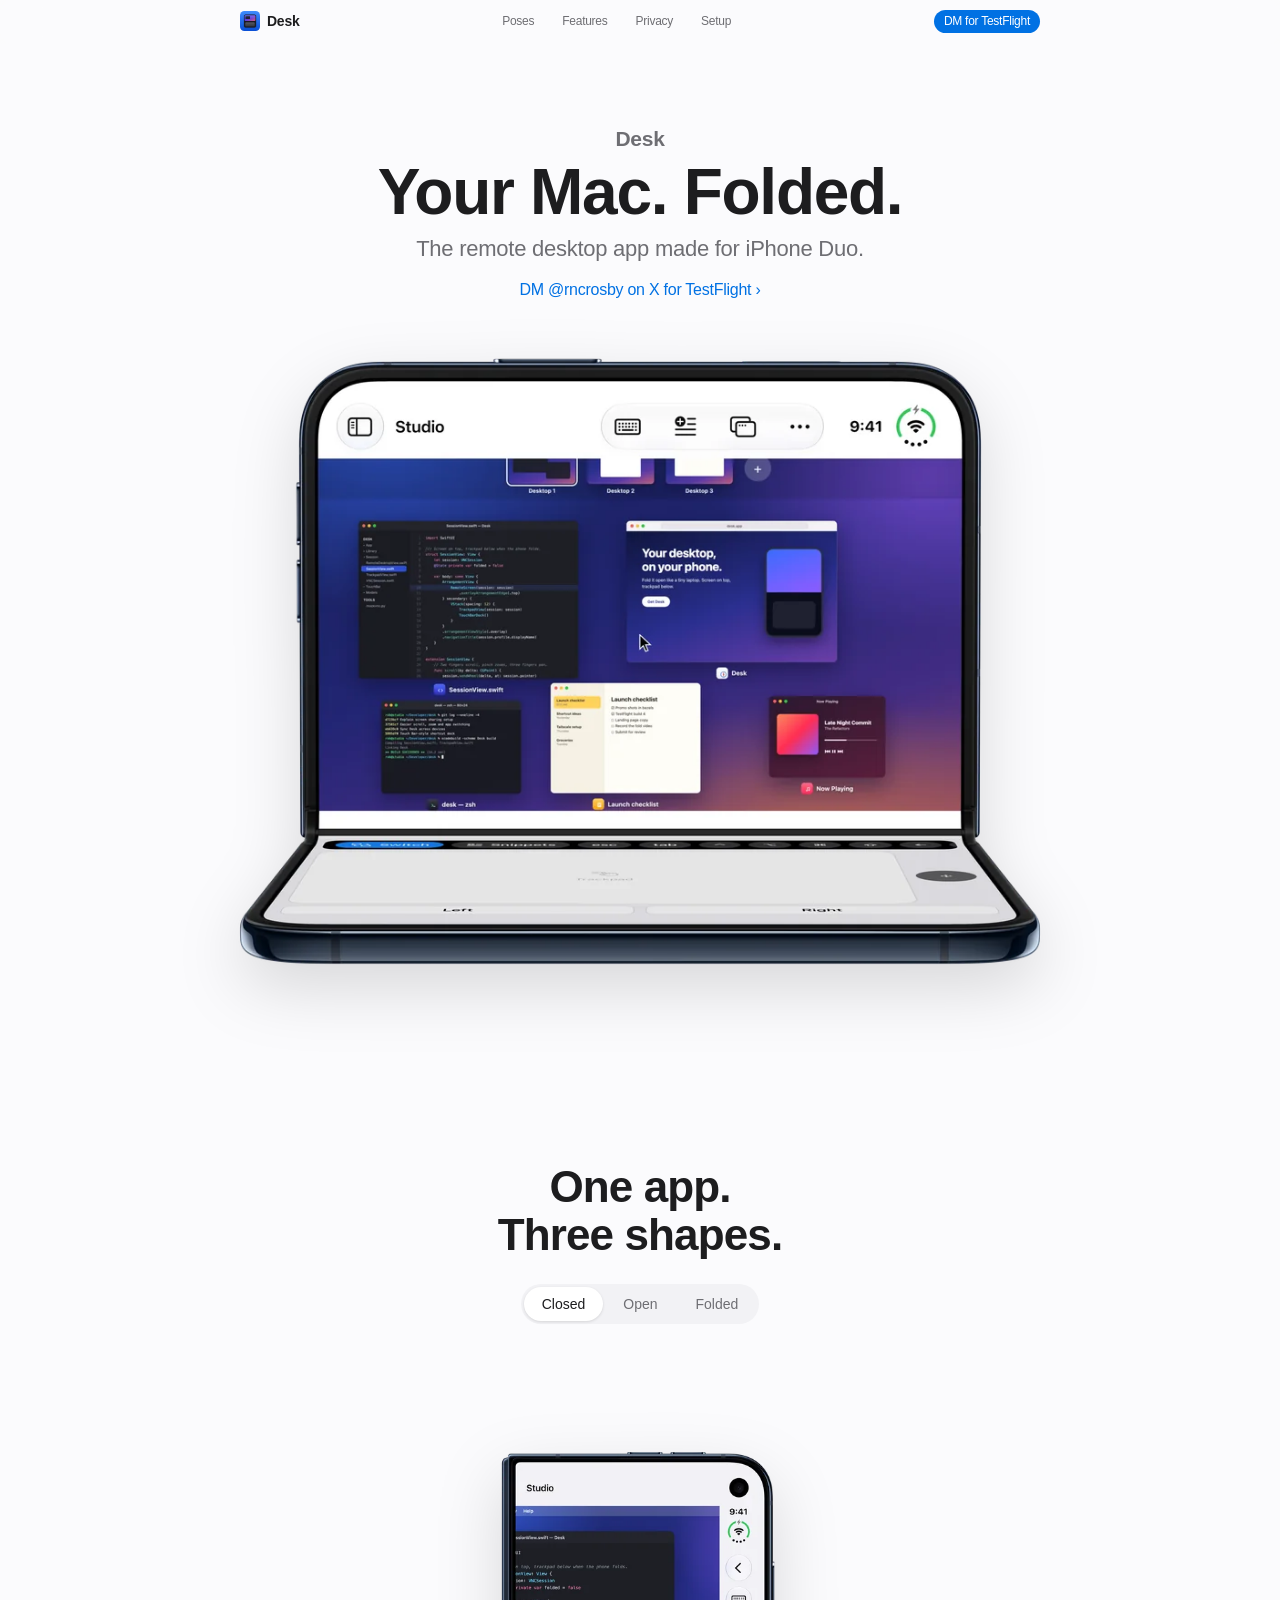
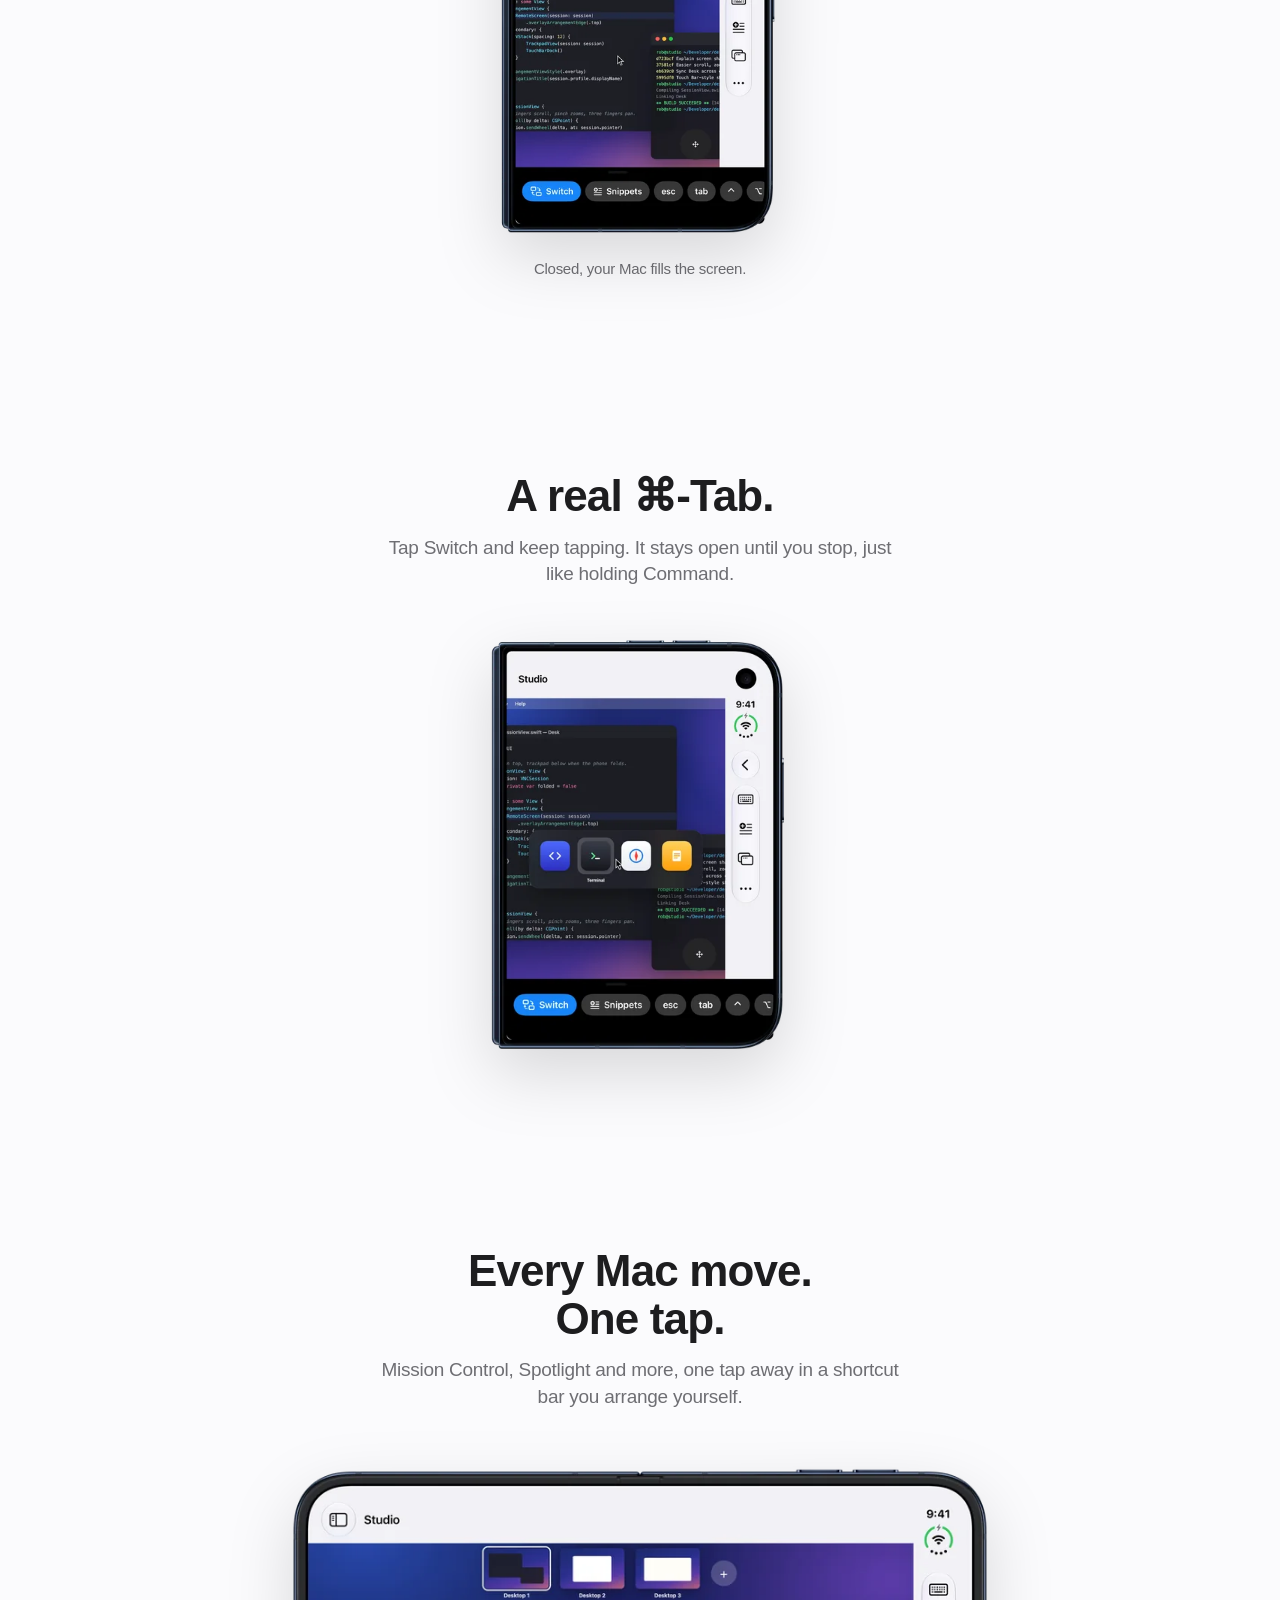
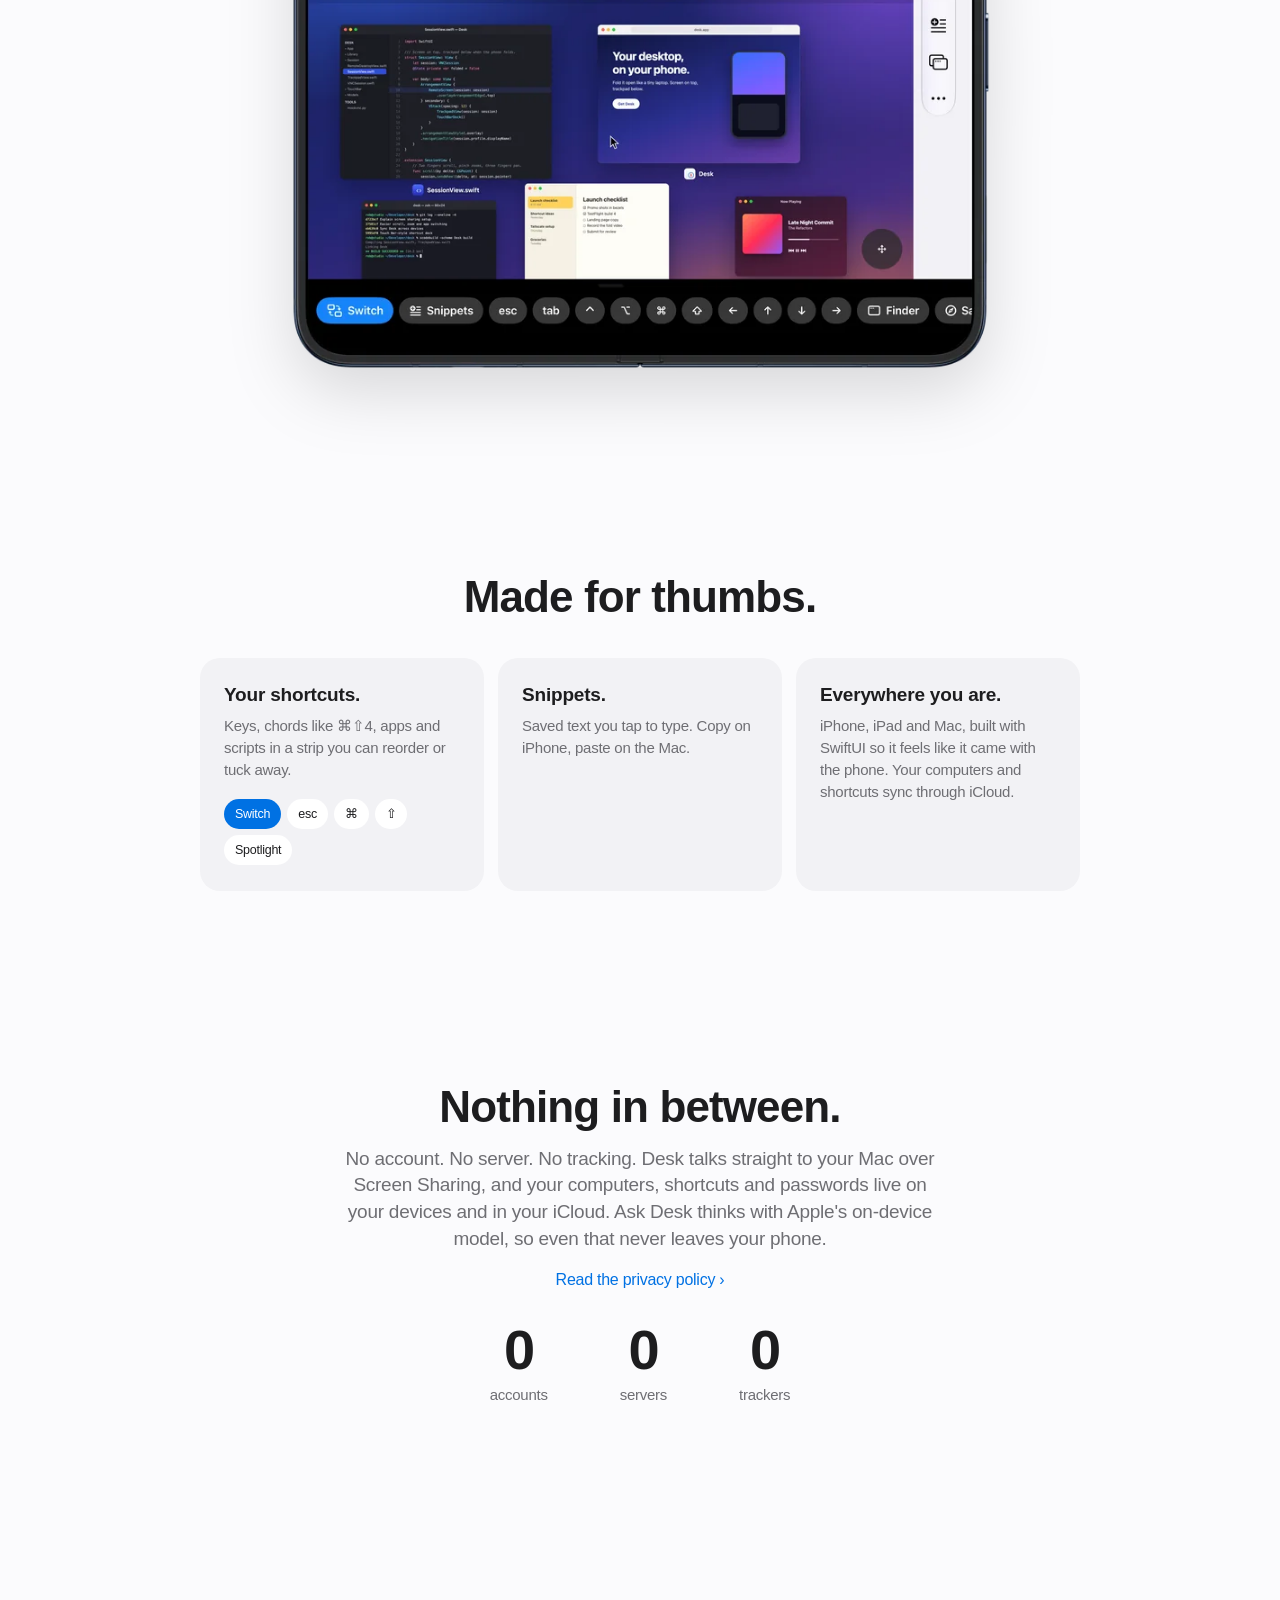
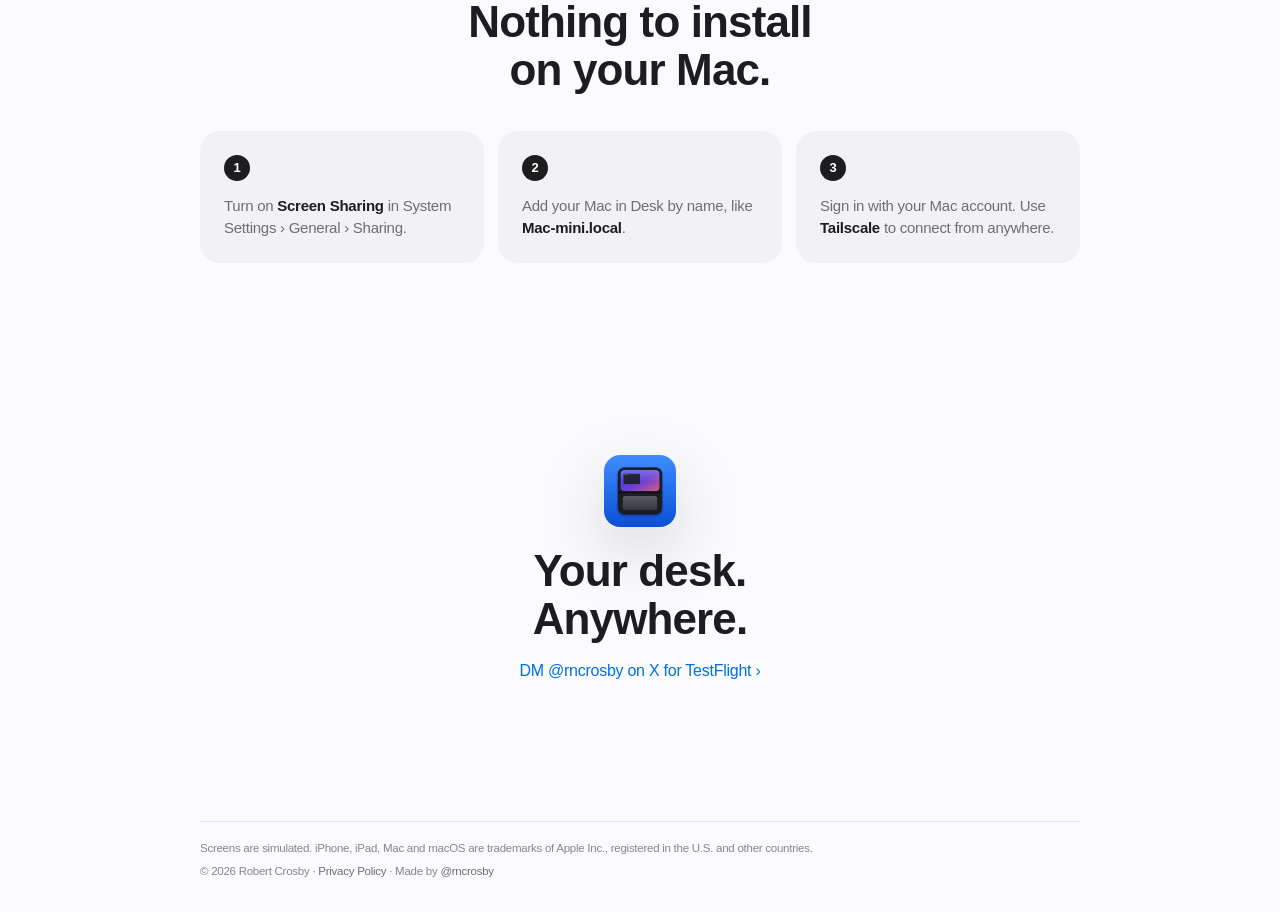
<file: index.html>
<!doctype html>
<html lang="en">
<head>
<meta charset="utf-8">
<meta name="viewport" content="width=device-width, initial-scale=1, viewport-fit=cover">
<title>Desk — Your Mac. Folded.</title>
<meta name="description" content="Desk is the remote desktop app made for iPhone Duo. Fold it like a tiny laptop and your Mac is right there: screen on top, trackpad below.">
<meta name="theme-color" content="#fbfbfd">
<meta property="og:title" content="Desk — Your Mac. Folded.">
<meta property="og:description" content="The remote desktop app made for iPhone Duo.">
<meta property="og:type" content="website">
<meta property="og:url" content="https://macdesk.app/">
<meta property="og:image" content="https://macdesk.app/img/og.png">
<meta name="twitter:card" content="summary_large_image">
<link rel="icon" href="img/favicon.png">
<link rel="apple-touch-icon" href="img/apple-touch-icon.png">
<link rel="stylesheet" href="style.css">
</head>
<body>

<header class="nav">
  <div class="nav-inner">
    <a class="brand" href="#top"><img src="img/icon-256.webp" width="22" height="22" alt=""><span>Desk</span></a>
    <nav aria-label="Sections">
      <a href="#poses">Poses</a>
      <a href="#features">Features</a>
      <a href="#privacy">Privacy</a>
      <a href="#setup">Setup</a>
    </nav>
    <a class="nav-cta" href="https://x.com/rncrosby" target="_blank" rel="noopener">DM for TestFlight</a>
  </div>
</header>

<main id="top">

  <section class="hero">
    <p class="eyebrow reveal">Desk</p>
    <h1 class="reveal">Your Mac. Folded.</h1>
    <p class="sub reveal">The remote desktop app made for iPhone Duo.</p>
    <p class="links reveal"><a class="link" href="https://x.com/rncrosby" target="_blank" rel="noopener">DM @rncrosby on X for TestFlight <span aria-hidden="true">›</span></a></p>
    <div class="hero-media">
      <img src="img/laptop-mission-control-1800.webp"
           srcset="img/laptop-mission-control-900.webp 900w, img/laptop-mission-control-1800.webp 1800w"
           sizes="(max-width: 860px) 100vw, 820px" width="1800" height="1364"
           alt="Desk on iPhone Duo folded like a laptop, showing Mac Mission Control above a trackpad">
    </div>
  </section>

  <section id="poses" class="poses">
    <h2 class="reveal">One app.<br>Three shapes.</h2>
    <div class="pose-tabs reveal" role="tablist" aria-label="Poses">
      <button role="tab" aria-selected="true" data-pose="closed">Closed</button>
      <button role="tab" aria-selected="false" data-pose="open">Open</button>
      <button role="tab" aria-selected="false" data-pose="folded">Folded</button>
    </div>
    <div class="pose-stage">
      <figure class="pose is-active" data-pose="closed">
        <img src="img/closed-desktop-700.webp" srcset="img/closed-desktop-400.webp 400w, img/closed-desktop-700.webp 700w" sizes="(max-width: 600px) 55vw, 280px" width="700" height="976" alt="Closed iPhone Duo showing a Mac desktop full screen" loading="lazy">
        <figcaption>Closed, your Mac fills the screen.</figcaption>
      </figure>
      <figure class="pose" data-pose="open">
        <img src="img/open-desktop-1600.webp" srcset="img/open-desktop-800.webp 800w, img/open-desktop-1600.webp 1600w" sizes="(max-width: 700px) 100vw, 640px" width="1600" height="1162" alt="Open iPhone Duo showing a Mac desktop full screen with a row of shortcuts below" loading="lazy">
        <figcaption>Open, the whole Mac with your shortcuts underneath.</figcaption>
      </figure>
      <figure class="pose" data-pose="folded">
        <img src="img/laptop-desktop-1800.webp" srcset="img/laptop-desktop-900.webp 900w, img/laptop-desktop-1800.webp 1800w" sizes="(max-width: 700px) 100vw, 640px" width="1800" height="1364" alt="iPhone Duo folded like a laptop with the Mac above and a trackpad below" loading="lazy">
        <figcaption>Folded, the Mac on top and a trackpad below.</figcaption>
      </figure>
    </div>
  </section>

  <section id="switch" class="spot">
    <h2 class="reveal">A real ⌘-Tab.</h2>
    <p class="intro reveal">Tap Switch and keep tapping. It stays open until you stop, just like holding Command.</p>
    <div class="spot-media narrow reveal">
      <img src="img/closed-app-switcher-700.webp"
           srcset="img/closed-app-switcher-400.webp 400w, img/closed-app-switcher-700.webp 700w"
           sizes="(max-width: 600px) 60vw, 300px" width="700" height="976" loading="lazy"
           alt="Desk on a closed iPhone Duo showing the Mac app switcher with Terminal selected">
    </div>
  </section>

  <section class="spot">
    <h2 class="reveal">Every Mac move.<br>One tap.</h2>
    <p class="intro reveal">Mission Control, Spotlight and more, one tap away in a shortcut bar you arrange yourself.</p>
    <div class="spot-media reveal">
      <img src="img/open-mission-control-1600.webp"
           srcset="img/open-mission-control-800.webp 800w, img/open-mission-control-1600.webp 1600w"
           sizes="(max-width: 760px) 100vw, 720px" width="1600" height="1162" loading="lazy"
           alt="Desk on an open iPhone Duo showing Mac Mission Control with a row of shortcuts below">
    </div>
  </section>

  <section id="features" class="features">
    <h2 class="reveal">Made for thumbs.</h2>
    <div class="tiles">
      <article class="tile reveal">
        <h3>Your shortcuts.</h3>
        <p>Keys, chords like ⌘⇧4, apps and scripts in a strip you can reorder or tuck away.</p>
        <div class="chips" aria-hidden="true"><span class="chip blue">Switch</span><span class="chip">esc</span><span class="chip">⌘</span><span class="chip">⇧</span><span class="chip">Spotlight</span></div>
      </article>
      <article class="tile reveal">
        <h3>Snippets.</h3>
        <p>Saved text you tap to type. Copy on iPhone, paste on the Mac.</p>
      </article>
      <article class="tile reveal">
        <h3>Everywhere you are.</h3>
        <p>iPhone, iPad and Mac, built with SwiftUI so it feels like it came with the phone. Your computers and shortcuts sync through iCloud.</p>
      </article>
    </div>
  </section>

  <section id="privacy" class="privacy">
    <h2 class="reveal">Nothing in between.</h2>
    <p class="intro reveal">No account. No server. No tracking. Desk talks straight to your Mac over Screen Sharing, and your computers, shortcuts and passwords live on your devices and in your iCloud. Ask Desk thinks with Apple's on-device model, so even that never leaves your phone.</p>
    <p class="links reveal"><a class="link" href="/privacy">Read the privacy policy <span aria-hidden="true">›</span></a></p>
    <ul class="facts reveal">
      <li><b>0</b>accounts</li>
      <li><b>0</b>servers</li>
      <li><b>0</b>trackers</li>
    </ul>
  </section>

  <section id="setup" class="setup">
    <h2 class="reveal">Nothing to install<br>on your Mac.</h2>
    <ol class="steps">
      <li class="reveal"><span>1</span><p>Turn on <b>Screen Sharing</b> in System Settings › General › Sharing.</p></li>
      <li class="reveal"><span>2</span><p>Add your Mac in Desk by name, like <b>Mac-mini.local</b>.</p></li>
      <li class="reveal"><span>3</span><p>Sign in with your Mac account. Use <b>Tailscale</b> to connect from anywhere.</p></li>
    </ol>
  </section>

  <section class="finale">
    <img class="finale-icon reveal" src="img/icon-256.webp" width="128" height="128" alt="">
    <h2 class="reveal">Your desk.<br>Anywhere.</h2>
    <p class="links reveal"><a class="link" href="https://x.com/rncrosby" target="_blank" rel="noopener">DM @rncrosby on X for TestFlight <span aria-hidden="true">›</span></a></p>
  </section>
</main>

<footer class="foot">
  <p>Screens are simulated. iPhone, iPad, Mac and macOS are trademarks of Apple Inc., registered in the U.S. and other countries.</p>
  <p>© 2026 Robert Crosby · <a href="/privacy">Privacy Policy</a> · Made by <a href="https://x.com/rncrosby" target="_blank" rel="noopener">@rncrosby</a></p>
</footer>

<script>
  const reduce = matchMedia('(prefers-reduced-motion: reduce)').matches;

  // Text fades up as it scrolls in. Device images never move.
  const items = document.querySelectorAll('.reveal');
  if (reduce || !('IntersectionObserver' in window)) items.forEach(el => el.classList.add('in'));
  else {
    const io = new IntersectionObserver(es => es.forEach(e => {
      if (e.isIntersecting) { e.target.classList.add('in'); io.unobserve(e.target); }
    }), { rootMargin: '0px 0px -8% 0px', threshold: 0.1 });
    items.forEach(el => io.observe(el));
  }

  // Pose tabs crossfade, and advance on their own until someone picks one.
  const tabs = [...document.querySelectorAll('.pose-tabs button')];
  const poses = [...document.querySelectorAll('.pose')];
  let auto = !reduce, i = 0;
  const show = name => {
    tabs.forEach(t => t.setAttribute('aria-selected', t.dataset.pose === name));
    poses.forEach(p => p.classList.toggle('is-active', p.dataset.pose === name));
  };
  tabs.forEach((t, n) => t.addEventListener('click', () => { auto = false; i = n; show(t.dataset.pose); }));
  setInterval(() => { if (auto && !document.hidden) { i = (i + 1) % tabs.length; show(tabs[i].dataset.pose); } }, 4200);

  const nav = document.querySelector('.nav');
  addEventListener('scroll', () => nav.classList.toggle('scrolled', scrollY > 8), { passive: true });
</script>
</body>
</html>
</file>
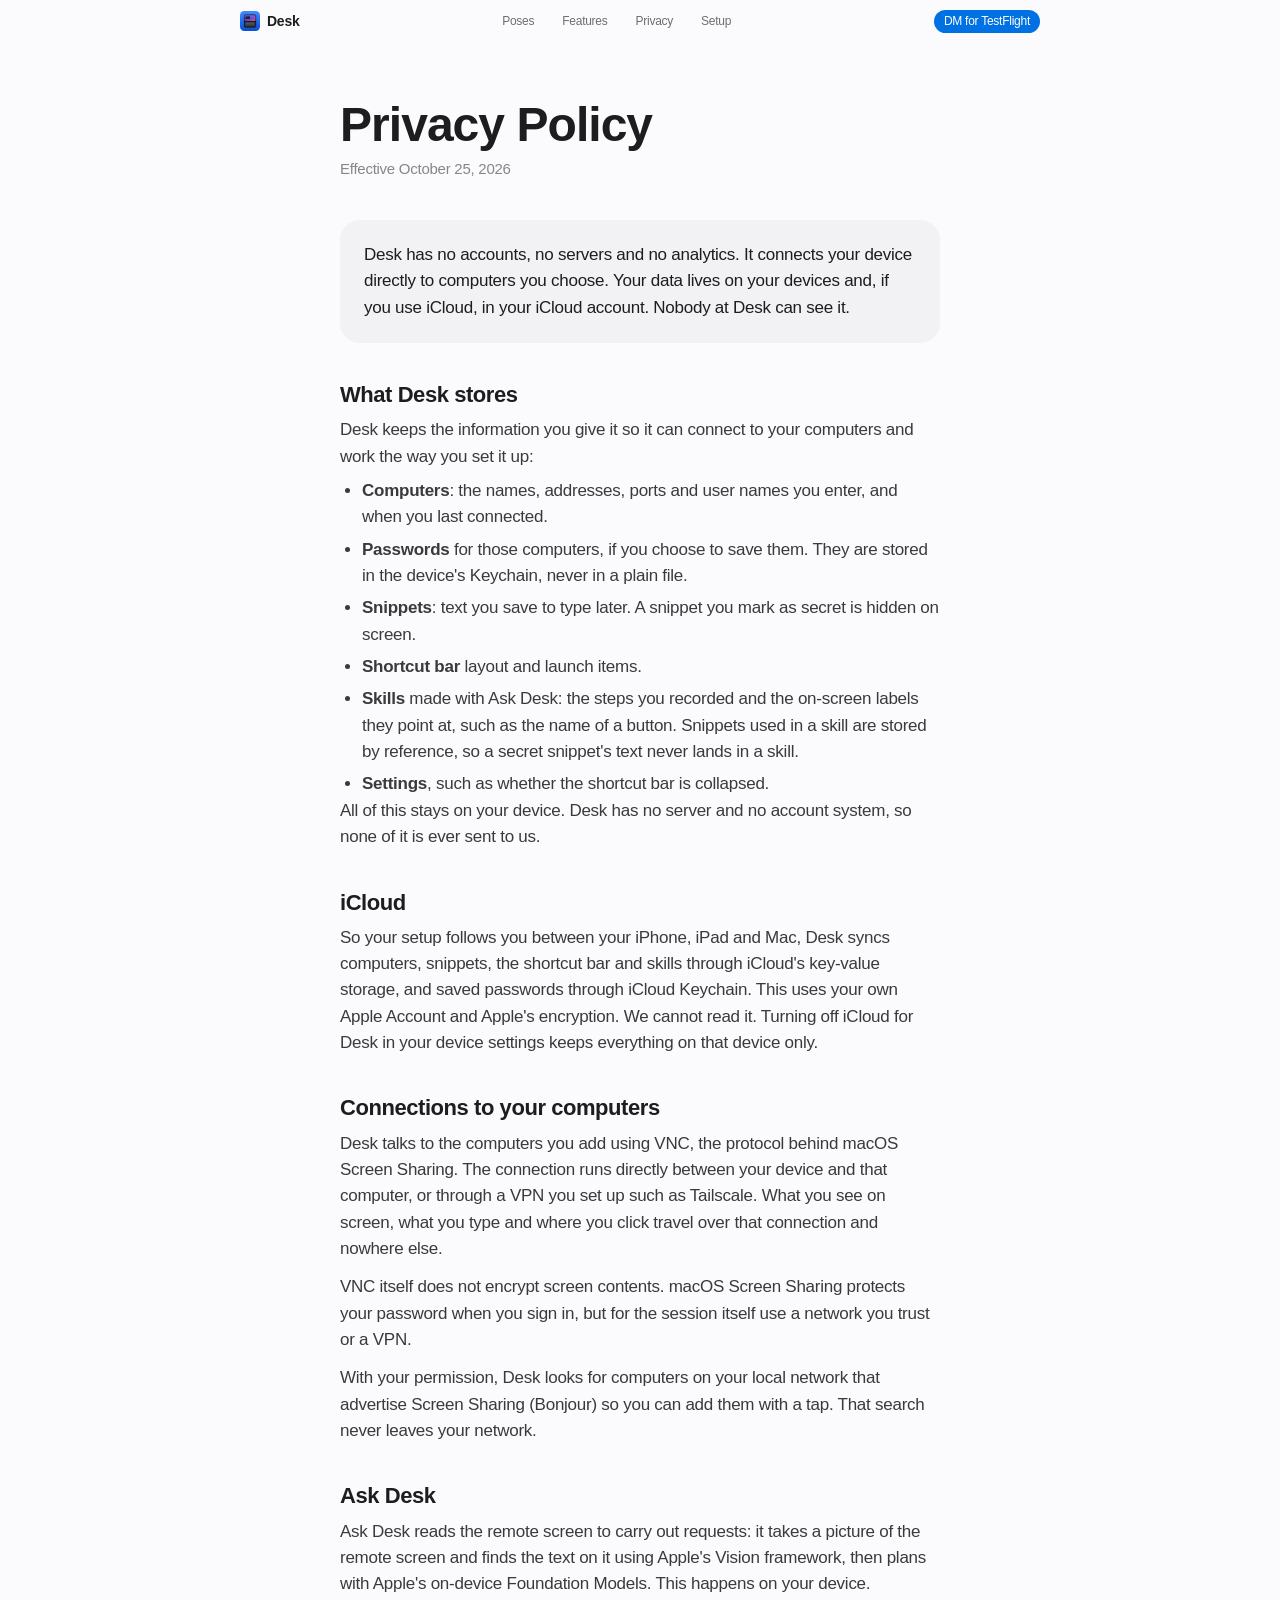
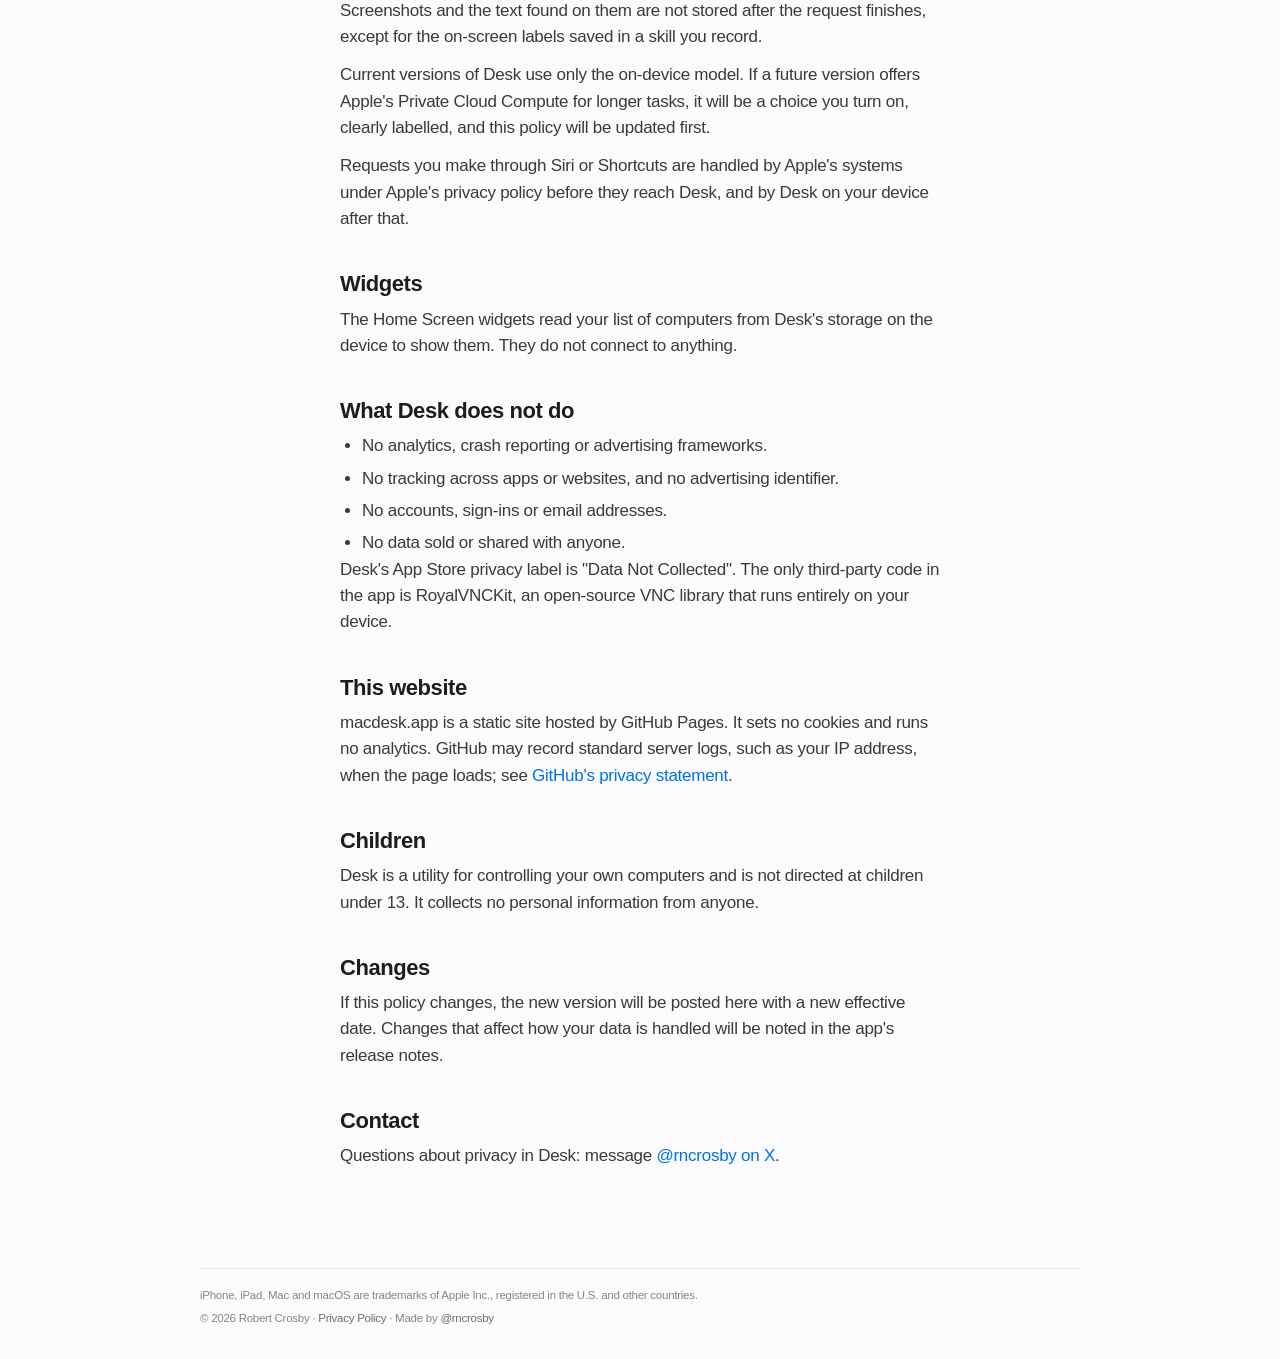
<file: privacy.html>
<!doctype html>
<html lang="en">
<head>
<meta charset="utf-8">
<meta name="viewport" content="width=device-width, initial-scale=1, viewport-fit=cover">
<title>Desk Privacy Policy</title>
<meta name="description" content="How Desk handles your data: no accounts, no servers, no tracking. Everything stays on your devices and in your iCloud.">
<meta name="theme-color" content="#fbfbfd">
<link rel="icon" href="img/favicon.png">
<link rel="apple-touch-icon" href="img/apple-touch-icon.png">
<link rel="stylesheet" href="style.css">
<style>
  .doc { max-width: 680px; margin: 0 auto; padding: calc(44px + 56px) var(--gutter) 80px; text-align: left; }
  .doc h1 { font-size: clamp(34px, 5vw, 48px); margin-bottom: 6px; }
  .doc .date { color: var(--ink-3); font-size: 15px; margin-bottom: 40px; }
  .doc h2 { font-size: 22px; margin: 40px 0 10px; }
  .doc p, .doc li { font-size: 17px; line-height: 1.55; color: #3a3a3c; }
  .doc p + p { margin-top: 12px; }
  .doc ul { padding-left: 22px; margin-top: 8px; }
  .doc li + li { margin-top: 6px; }
  .doc a { color: var(--blue); }
  .doc a:hover { text-decoration: underline; }
  .summary { background: var(--card); border-radius: 20px; padding: 22px 24px; margin-bottom: 8px; }
  .summary p { color: var(--ink); font-weight: 500; }
</style>
</head>
<body>

<header class="nav">
  <div class="nav-inner">
    <a class="brand" href="/"><img src="img/icon-256.webp" width="22" height="22" alt=""><span>Desk</span></a>
    <nav aria-label="Sections">
      <a href="/#poses">Poses</a>
      <a href="/#features">Features</a>
      <a href="/#privacy">Privacy</a>
      <a href="/#setup">Setup</a>
    </nav>
    <a class="nav-cta" href="https://x.com/rncrosby" target="_blank" rel="noopener">DM for TestFlight</a>
  </div>
</header>

<main class="doc">
  <h1>Privacy Policy</h1>
  <p class="date">Effective October 25, 2026</p>

  <div class="summary">
    <p>Desk has no accounts, no servers and no analytics. It connects your device directly to computers you choose. Your data lives on your devices and, if you use iCloud, in your iCloud account. Nobody at Desk can see it.</p>
  </div>

  <h2>What Desk stores</h2>
  <p>Desk keeps the information you give it so it can connect to your computers and work the way you set it up:</p>
  <ul>
    <li><b>Computers</b>: the names, addresses, ports and user names you enter, and when you last connected.</li>
    <li><b>Passwords</b> for those computers, if you choose to save them. They are stored in the device's Keychain, never in a plain file.</li>
    <li><b>Snippets</b>: text you save to type later. A snippet you mark as secret is hidden on screen.</li>
    <li><b>Shortcut bar</b> layout and launch items.</li>
    <li><b>Skills</b> made with Ask Desk: the steps you recorded and the on-screen labels they point at, such as the name of a button. Snippets used in a skill are stored by reference, so a secret snippet's text never lands in a skill.</li>
    <li><b>Settings</b>, such as whether the shortcut bar is collapsed.</li>
  </ul>
  <p>All of this stays on your device. Desk has no server and no account system, so none of it is ever sent to us.</p>

  <h2>iCloud</h2>
  <p>So your setup follows you between your iPhone, iPad and Mac, Desk syncs computers, snippets, the shortcut bar and skills through iCloud's key-value storage, and saved passwords through iCloud Keychain. This uses your own Apple Account and Apple's encryption. We cannot read it. Turning off iCloud for Desk in your device settings keeps everything on that device only.</p>

  <h2>Connections to your computers</h2>
  <p>Desk talks to the computers you add using VNC, the protocol behind macOS Screen Sharing. The connection runs directly between your device and that computer, or through a VPN you set up such as Tailscale. What you see on screen, what you type and where you click travel over that connection and nowhere else.</p>
  <p>VNC itself does not encrypt screen contents. macOS Screen Sharing protects your password when you sign in, but for the session itself use a network you trust or a VPN.</p>
  <p>With your permission, Desk looks for computers on your local network that advertise Screen Sharing (Bonjour) so you can add them with a tap. That search never leaves your network.</p>

  <h2>Ask Desk</h2>
  <p>Ask Desk reads the remote screen to carry out requests: it takes a picture of the remote screen and finds the text on it using Apple's Vision framework, then plans with Apple's on-device Foundation Models. This happens on your device. Screenshots and the text found on them are not stored after the request finishes, except for the on-screen labels saved in a skill you record.</p>
  <p>Current versions of Desk use only the on-device model. If a future version offers Apple's Private Cloud Compute for longer tasks, it will be a choice you turn on, clearly labelled, and this policy will be updated first.</p>
  <p>Requests you make through Siri or Shortcuts are handled by Apple's systems under Apple's privacy policy before they reach Desk, and by Desk on your device after that.</p>

  <h2>Widgets</h2>
  <p>The Home Screen widgets read your list of computers from Desk's storage on the device to show them. They do not connect to anything.</p>

  <h2>What Desk does not do</h2>
  <ul>
    <li>No analytics, crash reporting or advertising frameworks.</li>
    <li>No tracking across apps or websites, and no advertising identifier.</li>
    <li>No accounts, sign-ins or email addresses.</li>
    <li>No data sold or shared with anyone.</li>
  </ul>
  <p>Desk's App Store privacy label is "Data Not Collected". The only third-party code in the app is RoyalVNCKit, an open-source VNC library that runs entirely on your device.</p>

  <h2>This website</h2>
  <p>macdesk.app is a static site hosted by GitHub Pages. It sets no cookies and runs no analytics. GitHub may record standard server logs, such as your IP address, when the page loads; see <a href="https://docs.github.com/en/site-policy/privacy-policies/github-general-privacy-statement" target="_blank" rel="noopener">GitHub's privacy statement</a>.</p>

  <h2>Children</h2>
  <p>Desk is a utility for controlling your own computers and is not directed at children under 13. It collects no personal information from anyone.</p>

  <h2>Changes</h2>
  <p>If this policy changes, the new version will be posted here with a new effective date. Changes that affect how your data is handled will be noted in the app's release notes.</p>

  <h2>Contact</h2>
  <p>Questions about privacy in Desk: message <a href="https://x.com/rncrosby" target="_blank" rel="noopener">@rncrosby on X</a>.</p>
</main>

<footer class="foot">
  <p>iPhone, iPad, Mac and macOS are trademarks of Apple Inc., registered in the U.S. and other countries.</p>
  <p>© 2026 Robert Crosby · <a href="/privacy">Privacy Policy</a> · Made by <a href="https://x.com/rncrosby" target="_blank" rel="noopener">@rncrosby</a></p>
</footer>

<script>
  const nav = document.querySelector('.nav');
  addEventListener('scroll', () => nav.classList.toggle('scrolled', scrollY > 8), { passive: true });
</script>
</body>
</html>
</file>
<file: style.css>
:root {
  --bg: #fbfbfd;
  --card: #f2f2f5;
  --ink: #1d1d1f;
  --ink-2: #6e6e73;
  --ink-3: #86868b;
  --line: rgba(0, 0, 0, 0.08);
  --blue: #0071e3;
  --sans: -apple-system, BlinkMacSystemFont, "SF Pro Display", "SF Pro Text", Inter, "Helvetica Neue", Helvetica, Arial, sans-serif;
  --gutter: clamp(16px, 5vw, 40px);
  --max: 880px;
}

* { box-sizing: border-box; margin: 0; padding: 0; }
html { scroll-behavior: smooth; -webkit-text-size-adjust: 100%; }
body { background: var(--bg); color: var(--ink); font-family: var(--sans); font-size: 16px; line-height: 1.47; letter-spacing: -0.016em; -webkit-font-smoothing: antialiased; overflow-x: hidden; }
img { display: block; max-width: 100%; height: auto; }
a { color: inherit; text-decoration: none; }
b { font-weight: 600; }

/* Nav */
.nav { position: fixed; inset: 0 0 auto; z-index: 50; height: 44px; background: rgba(251, 251, 253, 0.72); backdrop-filter: saturate(180%) blur(20px); -webkit-backdrop-filter: saturate(180%) blur(20px); border-bottom: 1px solid transparent; transition: border-color 0.3s; }
.nav.scrolled { border-color: var(--line); }
.nav-inner { max-width: var(--max); height: 100%; margin: 0 auto; padding: 0 var(--gutter); display: flex; align-items: center; gap: 28px; font-size: 12px; }
.brand { display: flex; align-items: center; gap: 7px; font-size: 14px; font-weight: 600; }
.brand img { border-radius: 22%; width: 20px; height: 20px; }
.nav nav { display: flex; gap: 28px; margin: 0 auto; color: var(--ink-2); }
.nav nav a:hover { color: var(--ink); }
.nav-cta { display: inline-block; font-size: 12px; padding: 3px 10px; border-radius: 980px; background: var(--blue); color: #fff; }

/* Sections share one background; space does the separating. */
section { padding: clamp(56px, 8vw, 96px) var(--gutter); text-align: center; }
h1, h2 { font-weight: 600; letter-spacing: -0.02em; }
h1 { font-size: clamp(40px, 6vw, 64px); line-height: 1.06; }
h2 { font-size: clamp(30px, 4.2vw, 44px); line-height: 1.1; }
.eyebrow { font-size: clamp(17px, 1.8vw, 21px); font-weight: 600; color: var(--ink-2); margin-bottom: 4px; }
.sub { font-size: clamp(18px, 2vw, 22px); line-height: 1.25; color: var(--ink-2); margin-top: 8px; }
.intro { font-size: clamp(16px, 1.6vw, 19px); line-height: 1.4; color: var(--ink-2); max-width: 520px; margin: 14px auto 0; }
.links { margin-top: 16px; font-size: 16px; }
.link { color: var(--blue); }
a.link:hover, .foot a:hover { text-decoration: underline; }
.foot a { color: var(--ink-2); }

.reveal { opacity: 0; transform: translateY(20px); transition: opacity 0.9s cubic-bezier(.25,.6,.2,1), transform 0.9s cubic-bezier(.25,.6,.2,1); }
.reveal.in { opacity: 1; transform: none; }

/* Hero */
.hero { padding-top: calc(44px + clamp(48px, 7vw, 80px)); }
.hero-media { max-width: 820px; margin: clamp(32px, 5vw, 48px) auto 0; }
img[width] { filter: drop-shadow(0 24px 32px rgba(0, 0, 0, 0.14)); }
.brand img, .finale-icon { filter: none; }

/* Poses */
.pose-tabs { display: inline-flex; gap: 2px; padding: 3px; margin-top: 24px; border-radius: 980px; background: var(--card); }
.pose-tabs button { font: inherit; font-size: 14px; font-weight: 500; border: 0; background: none; color: var(--ink-2); padding: 7px 18px; border-radius: 980px; cursor: pointer; transition: background 0.3s, color 0.3s, box-shadow 0.3s; }
.pose-tabs button[aria-selected="true"] { background: #fff; color: var(--ink); box-shadow: 0 1px 3px rgba(0, 0, 0, 0.12); }
.pose-stage { position: relative; max-width: 640px; margin: 36px auto 0; aspect-ratio: 640 / 520; }
.pose { position: absolute; inset: 0; display: flex; flex-direction: column; align-items: center; justify-content: flex-end; opacity: 0; transition: opacity 0.8s ease; pointer-events: none; }
.pose.is-active { opacity: 1; pointer-events: auto; }
.pose img { max-height: calc(100% - 48px); width: auto; }
.pose figcaption { margin-top: 20px; font-size: 15px; color: var(--ink-2); }

/* Spotlights */
.spot-media { max-width: 720px; margin: clamp(32px, 5vw, 48px) auto 0; }
.spot-media.narrow { max-width: 300px; }

/* Features */
.tiles { max-width: var(--max); margin: 36px auto 0; display: grid; grid-template-columns: repeat(3, 1fr); gap: 14px; text-align: left; }
.tile { background: var(--card); border-radius: 20px; padding: 26px 24px; }
.tile h3 { font-size: 19px; line-height: 1.2; font-weight: 600; letter-spacing: -0.01em; margin-bottom: 8px; }
.tile p { color: var(--ink-2); font-size: 15px; }
.chips { display: flex; flex-wrap: wrap; gap: 6px; margin-top: 18px; }
.chip { font-size: 12.5px; font-weight: 500; padding: 6px 11px; border-radius: 980px; background: #fff; color: var(--ink); }
.chip.blue { background: var(--blue); color: #fff; }

/* Privacy */
.privacy .intro { max-width: 600px; }
.facts { list-style: none; display: flex; justify-content: center; gap: clamp(28px, 6vw, 72px); margin-top: 30px; }
.facts li { font-size: 15px; color: var(--ink-2); }
.facts b { display: block; font-size: clamp(40px, 6vw, 56px); line-height: 1; font-weight: 600; letter-spacing: -0.03em; color: var(--ink); margin-bottom: 6px; }

/* Setup */
.steps { list-style: none; max-width: var(--max); margin: 36px auto 0; display: grid; grid-template-columns: repeat(3, 1fr); gap: 14px; text-align: left; }
.steps li { background: var(--card); border-radius: 20px; padding: 24px; }
.steps span { display: inline-grid; place-items: center; width: 26px; height: 26px; border-radius: 50%; background: var(--ink); color: #fff; font-size: 13px; font-weight: 600; margin-bottom: 14px; }
.steps p { font-size: 15px; color: var(--ink-2); }
.steps b { color: var(--ink); }

/* Finale */
.finale { padding-bottom: clamp(72px, 10vw, 120px); }
.finale-icon { margin: 0 auto 20px; border-radius: 22.5%; width: 72px; }

/* Footer */
.foot { color: var(--ink-3); font-size: 11.5px; line-height: 1.5; padding: 18px var(--gutter) 32px; }
.foot p { max-width: var(--max); margin: 0 auto; padding-top: 0; }
.foot p:first-child { border-top: 1px solid var(--line); padding-top: 18px; }
.foot p + p { margin-top: 6px; }
.foot a:hover { text-decoration: underline; }

@media (max-width: 760px) {
  .nav nav { display: none; }
  .nav .nav-cta { margin-left: auto; }
  .tiles, .steps { grid-template-columns: 1fr; max-width: 460px; }
}
@media (max-width: 600px) {
  .pose-stage { aspect-ratio: 3 / 4; }
}
@media (prefers-reduced-motion: reduce) {
  html { scroll-behavior: auto; }
  .reveal { opacity: 1; transform: none; transition: none; }
  .pose { transition: none; }
}
</file>
